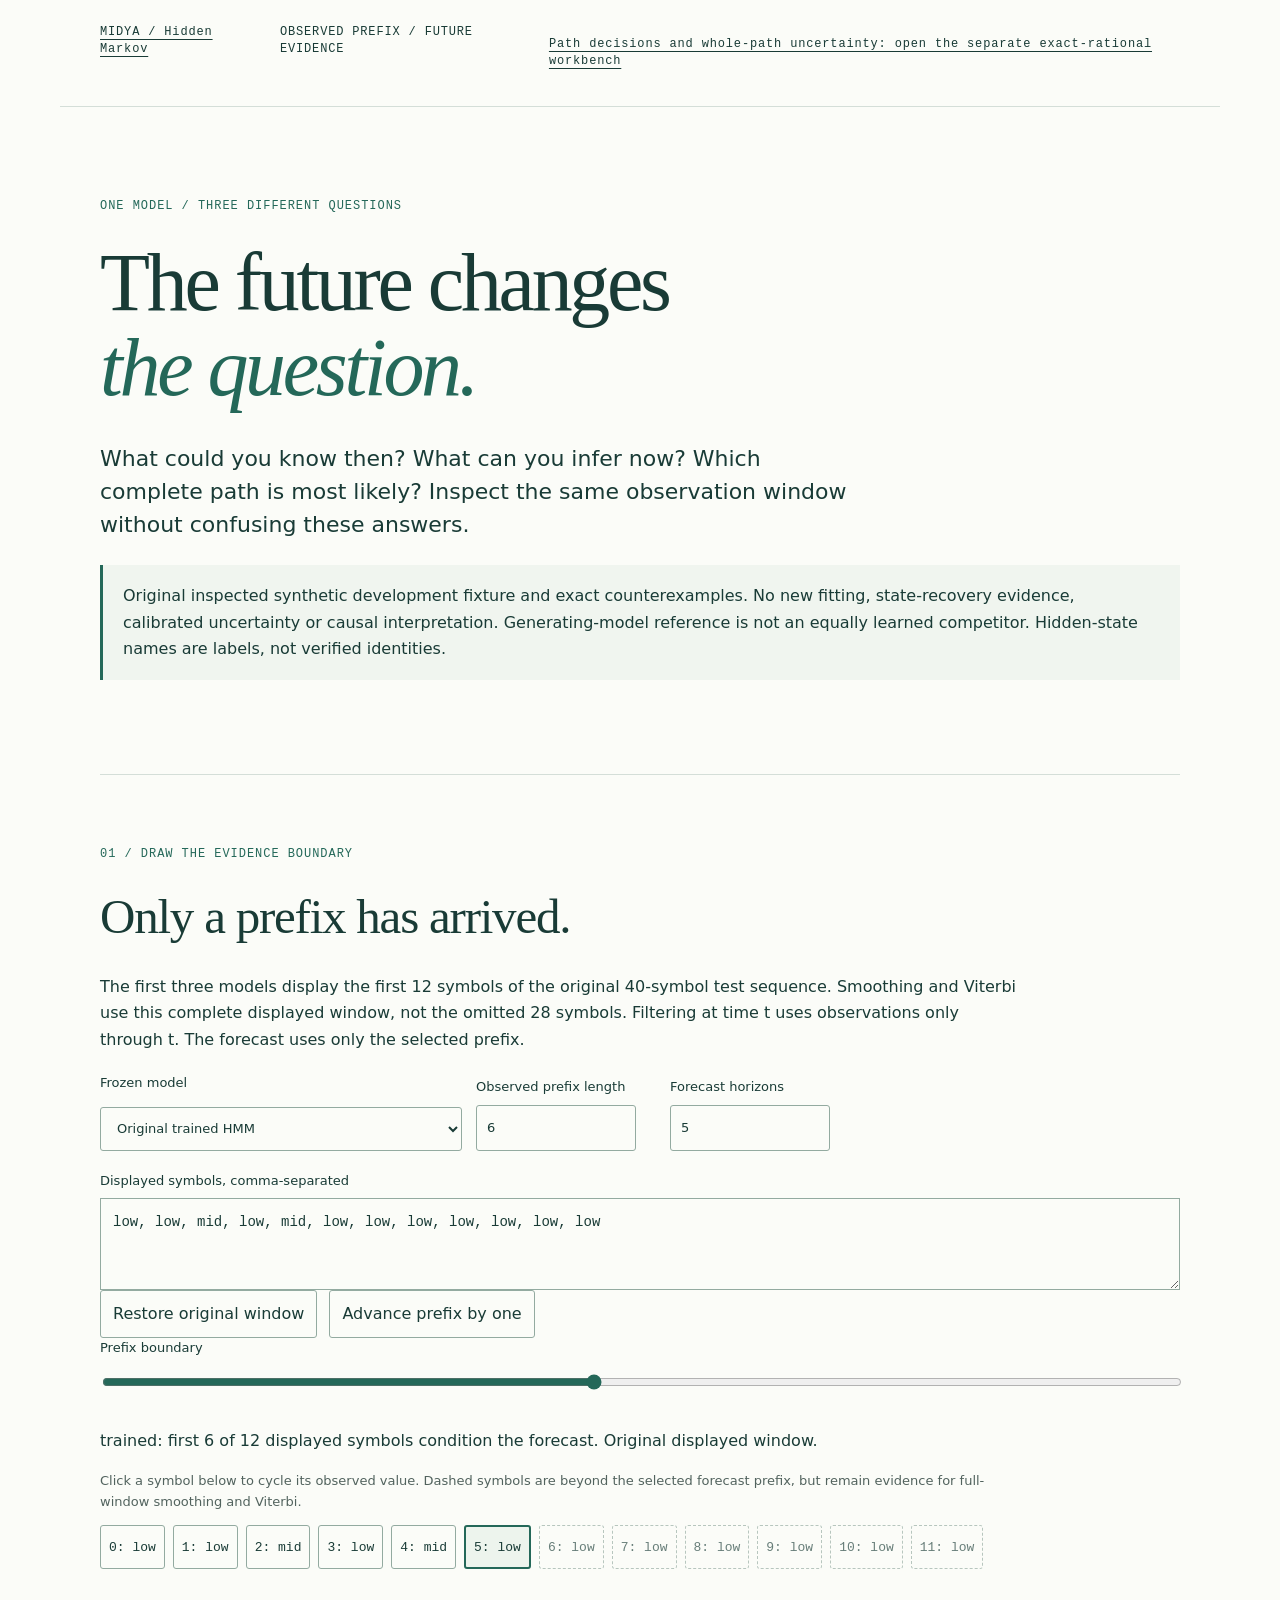
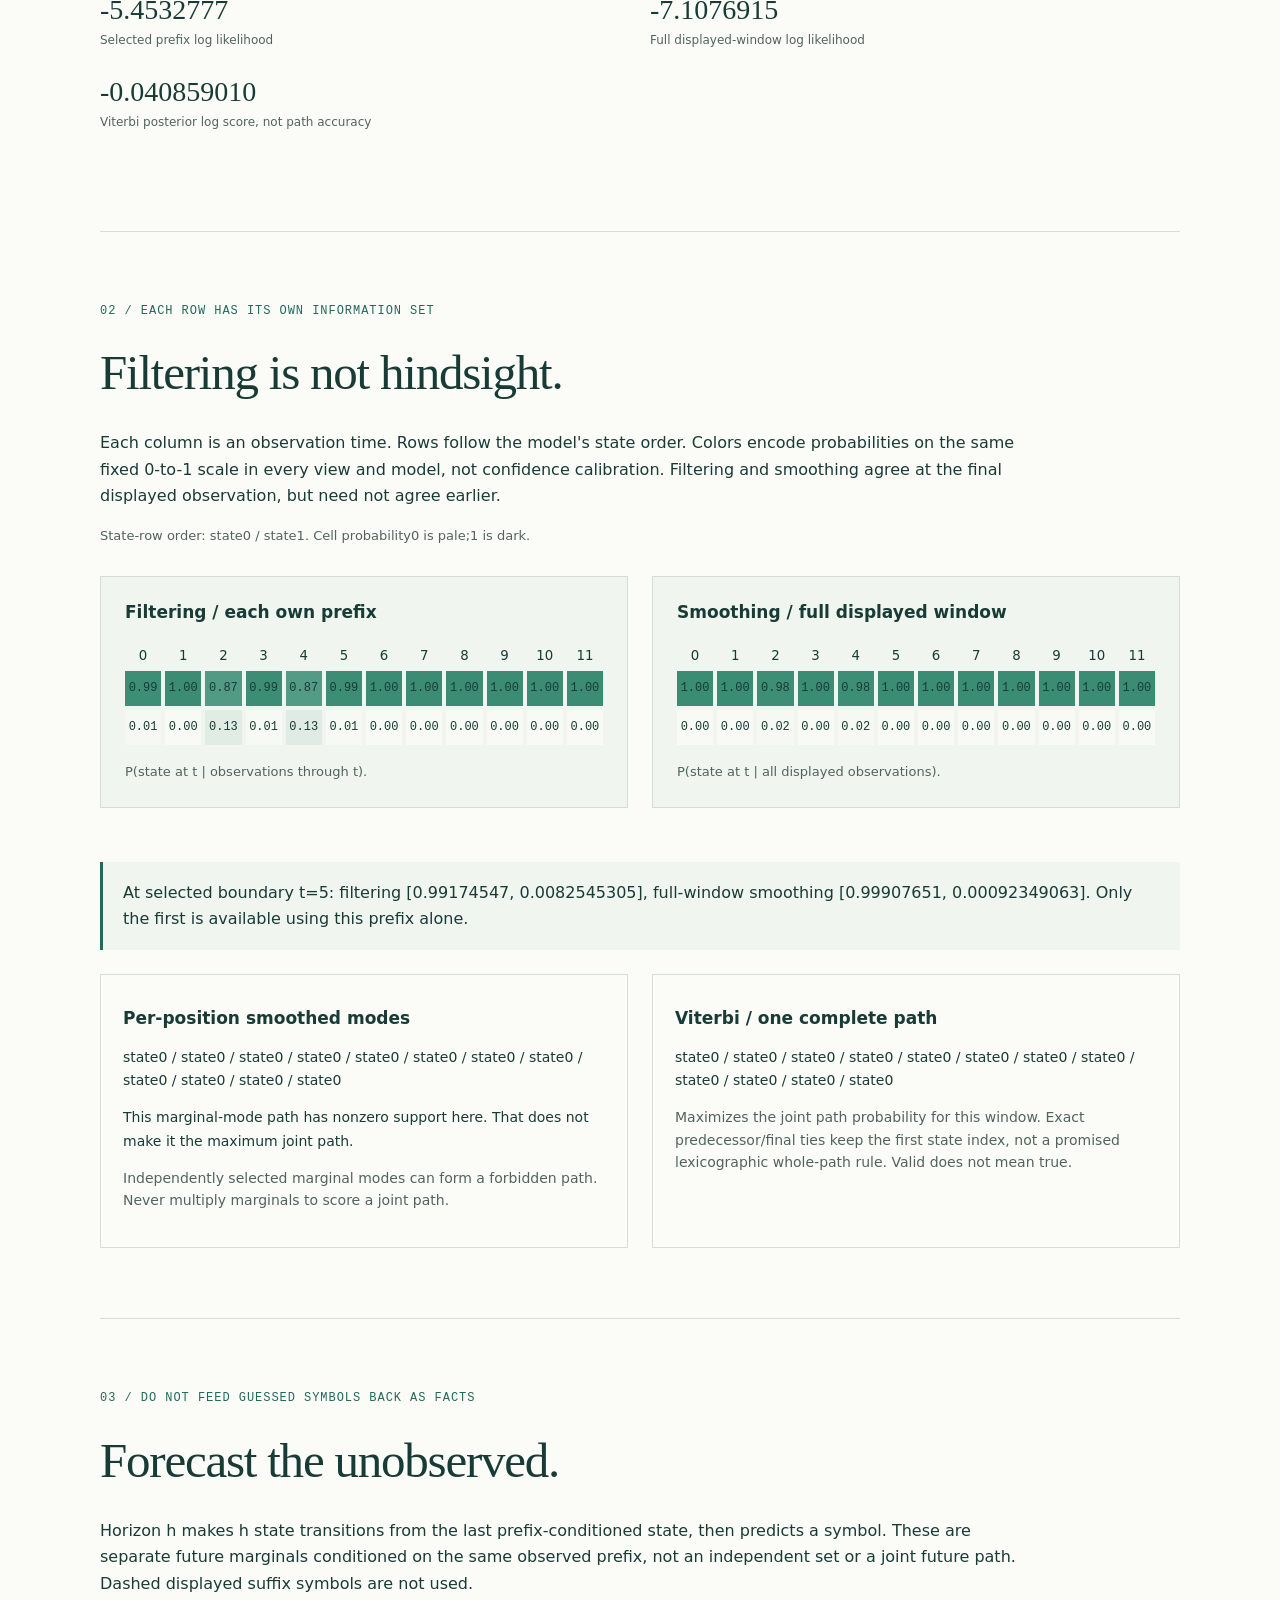
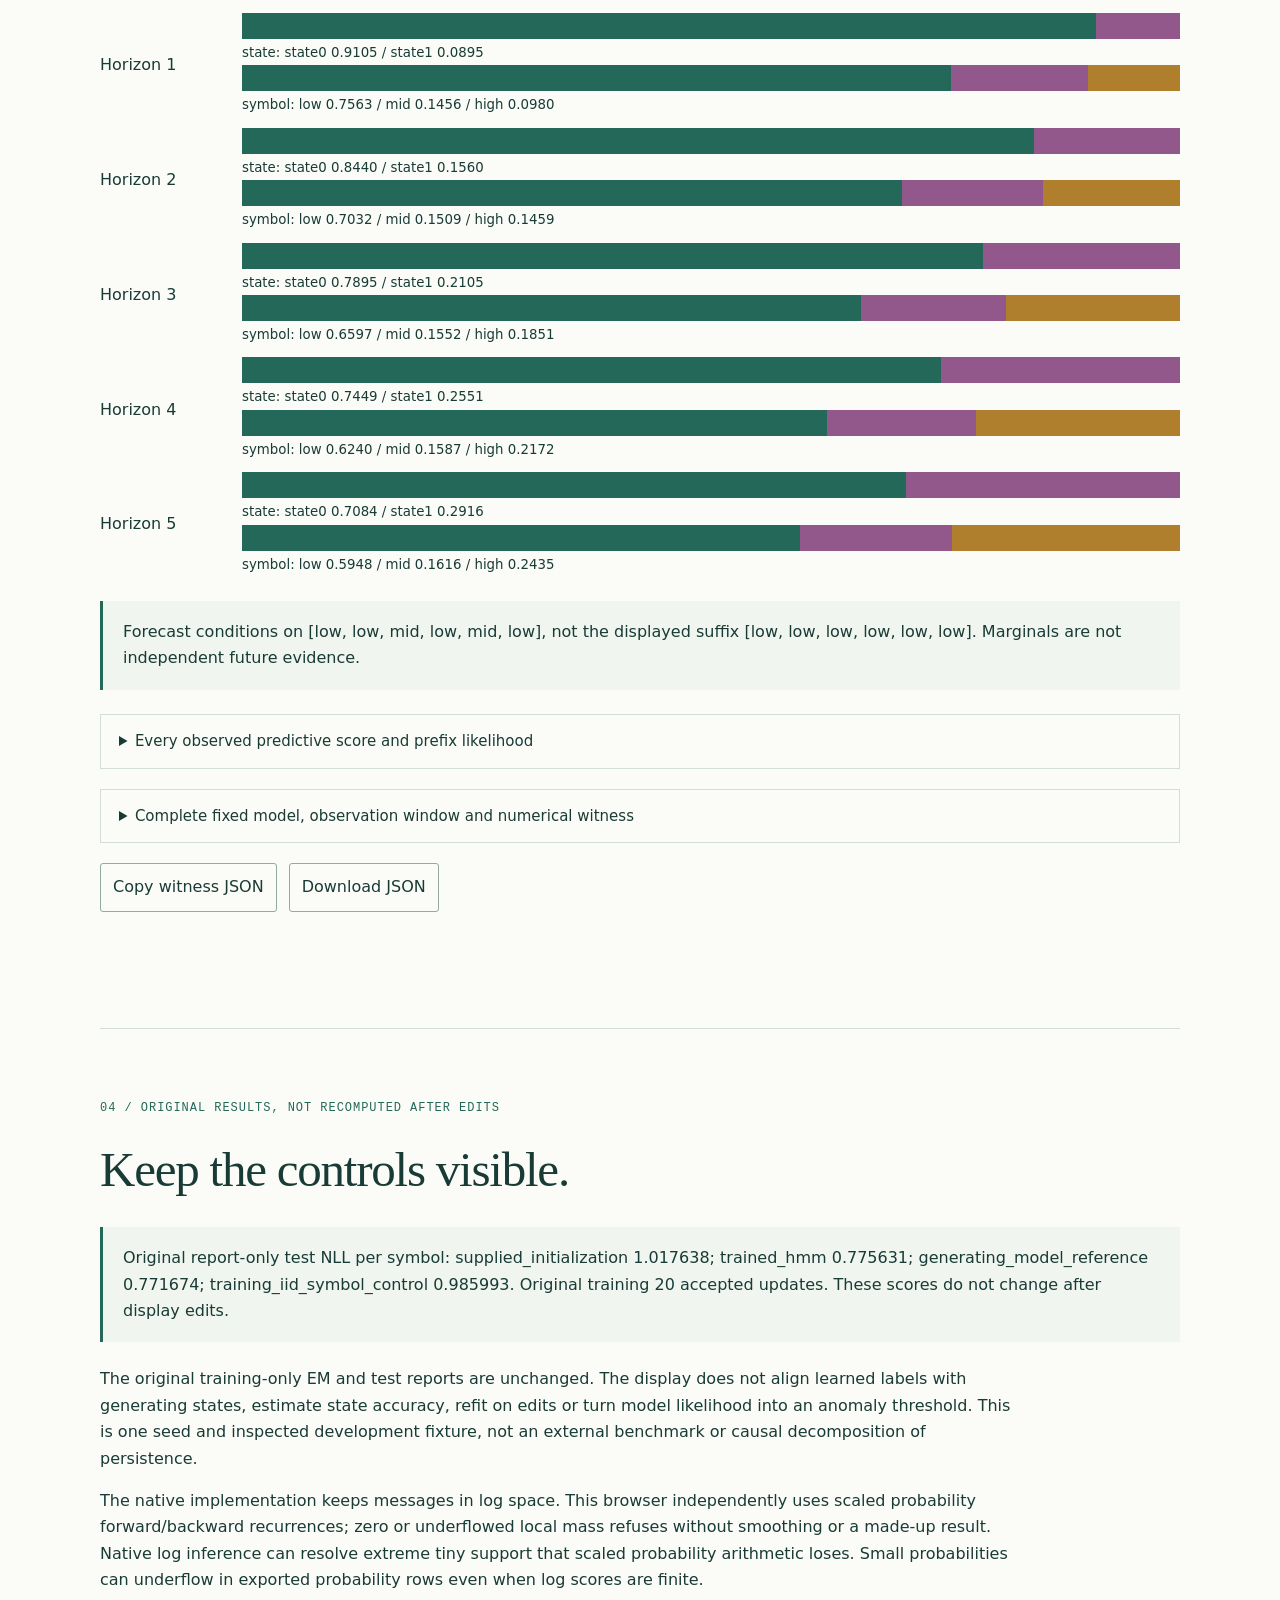
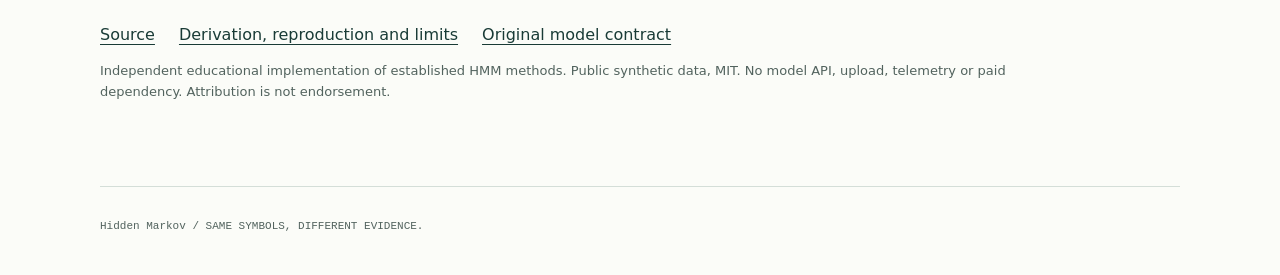
<file: docs/index.html>
<!doctype html><html lang="en"><head><meta charset="utf-8"><meta name="viewport" content="width=device-width,initial-scale=1"><title>Hidden Markov - the future changes the question</title><meta name="description" content="Separate prefix-only HMM filtering, full-window smoothing, Viterbi paths and unobserved-future marginal forecasts."><link rel="stylesheet" href="style.css"></head><body><header><a href="https://github.com/midya8/hidden-markov">MIDYA / Hidden Markov</a><span>OBSERVED PREFIX / FUTURE EVIDENCE</span><p><a href="paths.html">Path decisions and whole-path uncertainty: open the separate exact-rational workbench</a></p></header><main><section class="hero"><p class="eyebrow">ONE MODEL / THREE DIFFERENT QUESTIONS</p><h1>The future changes<br><em>the question.</em></h1><p class="lede">What could you know then? What can you infer now? Which complete path is most likely? Inspect the same observation window without confusing these answers.</p><aside>Original inspected synthetic development fixture and exact counterexamples. No new fitting, state-recovery evidence, calibrated uncertainty or causal interpretation. Generating-model reference is not an equally learned competitor. Hidden-state names are labels, not verified identities.</aside></section><section><p class="eyebrow">01 / DRAW THE EVIDENCE BOUNDARY</p><h2>Only a prefix has arrived.</h2><p>The first three models display the first 12 symbols of the original 40-symbol test sequence. Smoothing and Viterbi use this complete displayed window, not the omitted 28 symbols. Filtering at time t uses observations only through t. The forecast uses only the selected prefix.</p><div class="controls"><label>Frozen model<select id="arm"><option value="trained">Original trained HMM</option><option value="initial">Original supplied initialization</option><option value="reference">Original generating-model reference</option><option value="future">Exact future-evidence counterexample</option><option value="path">Exact impossible-marginal-path counterexample</option></select></label><label>Observed prefix length<input id="cut" type="number" value="6" step="1"></label><label>Forecast horizons<input id="horizon" type="number" value="5" step="1"></label></div><label>Displayed symbols, comma-separated<textarea id="sequence" spellcheck="false"></textarea></label><div class="button-row"><button id="reset">Restore original window</button><button id="advance">Advance prefix by one</button></div><label for="cut-slider">Prefix boundary</label><input id="cut-slider" type="range" min="1" max="12" step="1" value="6"><p id="state" role="status" aria-live="polite"></p><p id="error" role="alert"></p><p class="caption">Click a symbol below to cycle its observed value. Dashed symbols are beyond the selected forecast prefix, but remain evidence for full-window smoothing and Viterbi.</p><div id="tokens" class="sequence"></div><div class="metrics"><div><strong id="prefix-ll">-</strong><span>Selected prefix log likelihood</span></div><div><strong id="window-ll">-</strong><span>Full displayed-window log likelihood</span></div><div><strong id="path-score">-</strong><span>Viterbi posterior log score, not path accuracy</span></div></div></section><section><p class="eyebrow">02 / EACH ROW HAS ITS OWN INFORMATION SET</p><h2>Filtering is not hindsight.</h2><p>Each column is an observation time. Rows follow the model's state order. Colors encode probabilities on the same fixed 0-to-1 scale in every view and model, not confidence calibration. Filtering and smoothing agree at the final displayed observation, but need not agree earlier.</p><div id="color-key" class="caption"></div><div class="panels"><figure><h3>Filtering / each own prefix</h3><div id="filter-heat" class="heat"></div><figcaption>P(state at t | observations through t).</figcaption></figure><figure><h3>Smoothing / full displayed window</h3><div id="smooth-heat" class="heat"></div><figcaption>P(state at t | all displayed observations).</figcaption></figure></div><aside id="contrast"></aside><div class="panels"><div class="card"><h3>Per-position smoothed modes</h3><p id="modes" class="path-note"></p><p id="modes-valid"></p><p class="caption">Independently selected marginal modes can form a forbidden path. Never multiply marginals to score a joint path.</p></div><div class="card"><h3>Viterbi / one complete path</h3><p id="path" class="path-note"></p><p class="caption">Maximizes the joint path probability for this window. Exact predecessor/final ties keep the first state index, not a promised lexicographic whole-path rule. Valid does not mean true.</p></div></div></section><section><p class="eyebrow">03 / DO NOT FEED GUESSED SYMBOLS BACK AS FACTS</p><h2>Forecast the unobserved.</h2><p>Horizon h makes h state transitions from the last prefix-conditioned state, then predicts a symbol. These are separate future marginals conditioned on the same observed prefix, not an independent set or a joint future path. Dashed displayed suffix symbols are not used.</p><div id="forecast"></div><aside id="forecast-note"></aside><details><summary>Every observed predictive score and prefix likelihood</summary><p class="caption">Scroll horizontally on narrow screens. The predictive distribution at time t uses the preceding prefix, before observing symbol t.</p><div class="score-table" role="region" tabindex="0" aria-label="Predictive score table"><table><thead><tr><th>Time</th><th>Observed symbol</th><th>Prior predictive probabilities</th><th>Observed log score</th><th>Cumulative log likelihood</th></tr></thead><tbody id="scores"></tbody></table></div></details><details><summary>Complete fixed model, observation window and numerical witness</summary><pre id="witness"></pre></details><div class="button-row"><button id="copy">Copy witness JSON</button><button id="download">Download JSON</button></div><p id="copy-status" role="status" aria-live="polite"></p></section><section><p class="eyebrow">04 / ORIGINAL RESULTS, NOT RECOMPUTED AFTER EDITS</p><h2>Keep the controls visible.</h2><aside id="original"></aside><p>The original training-only EM and test reports are unchanged. The display does not align learned labels with generating states, estimate state accuracy, refit on edits or turn model likelihood into an anomaly threshold. This is one seed and inspected development fixture, not an external benchmark or causal decomposition of persistence.</p><p>The native implementation keeps messages in log space. This browser independently uses scaled probability forward/backward recurrences; zero or underflowed local mass refuses without smoothing or a made-up result. Native log inference can resolve extreme tiny support that scaled probability arithmetic loses. Small probabilities can underflow in exported probability rows even when log scores are finite.</p><nav><a href="https://github.com/midya8/hidden-markov">Source</a><a href="https://github.com/midya8/hidden-markov/blob/main/EVIDENCE.md">Derivation, reproduction and limits</a><a href="https://github.com/midya8/hidden-markov/blob/main/DESIGN.md">Original model contract</a></nav><p class="caption">Independent educational implementation of established HMM methods. Public synthetic data, MIT. No model API, upload, telemetry or paid dependency. Attribution is not endorsement.</p></section></main><footer>Hidden Markov / SAME SYMBOLS, DIFFERENT EVIDENCE.</footer><script src="data.js"></script><script src="inference.js"></script><script src="app.js"></script></body></html>
</file>
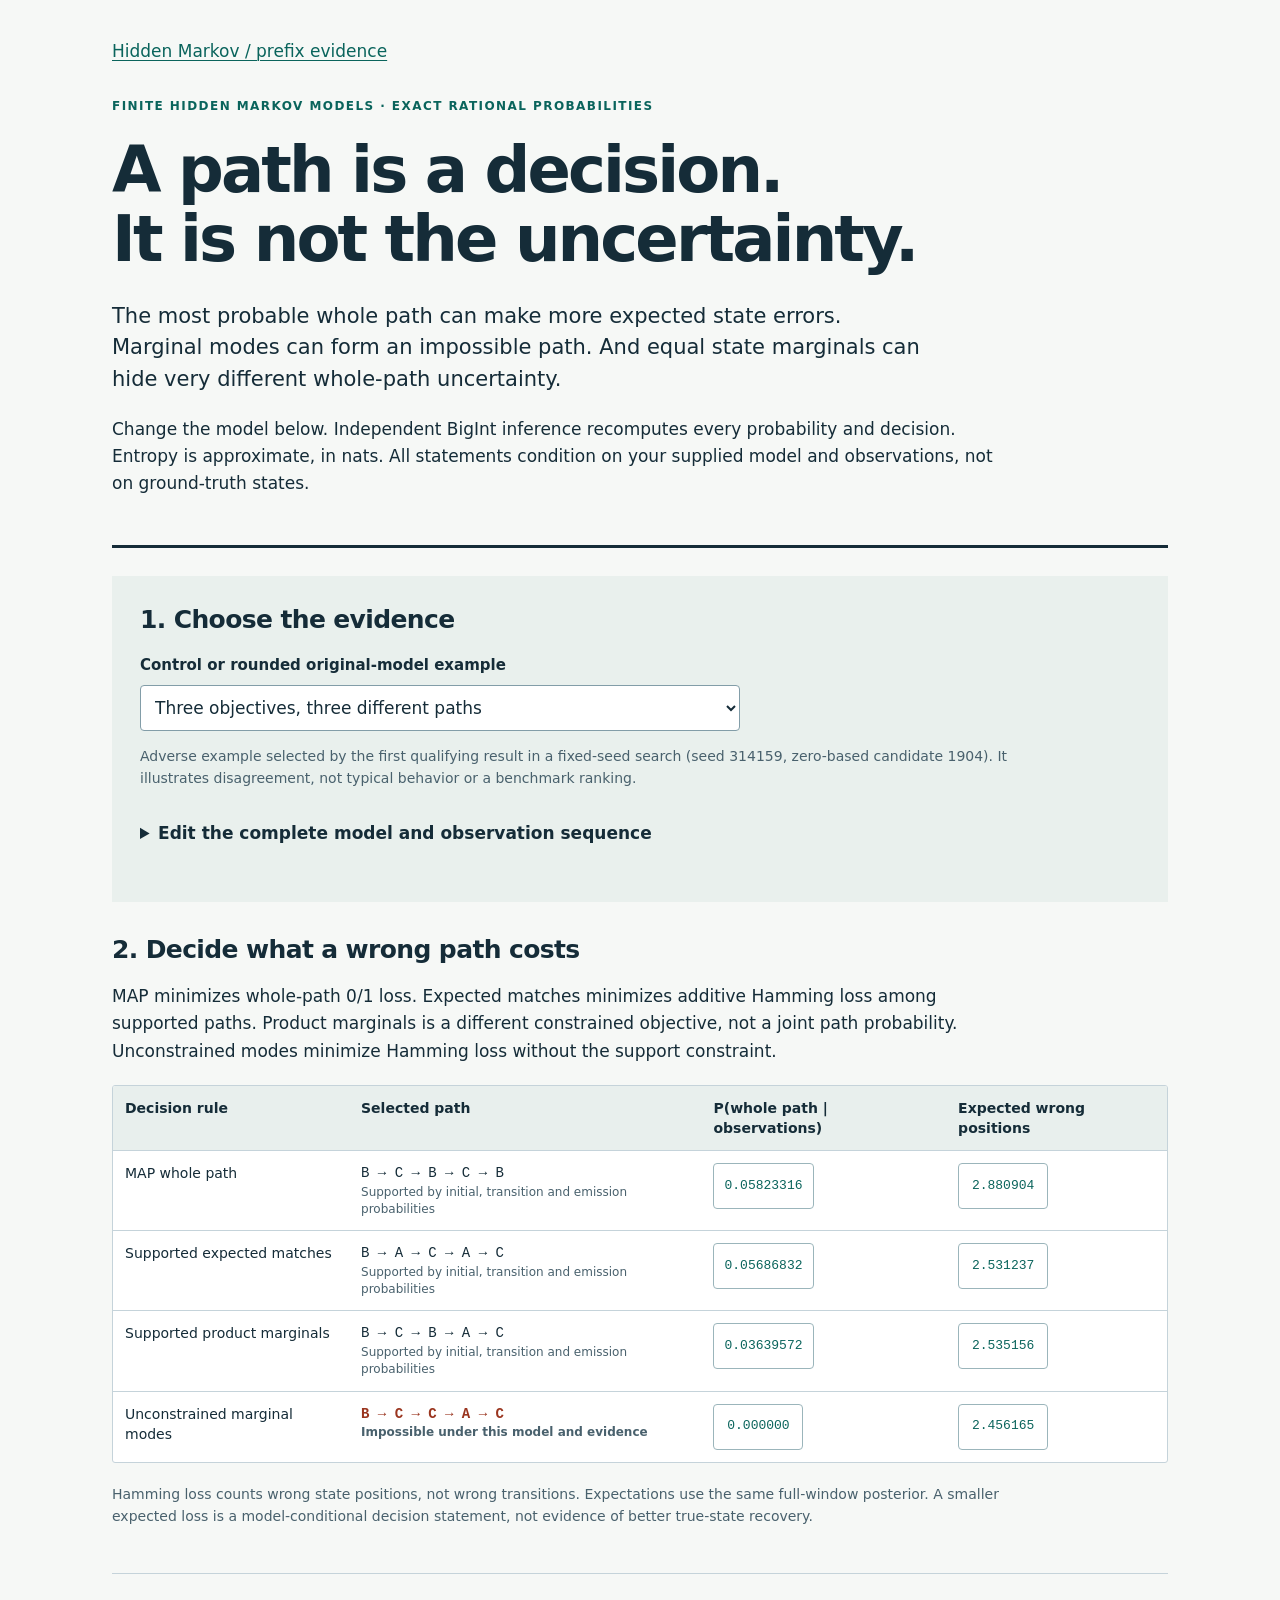
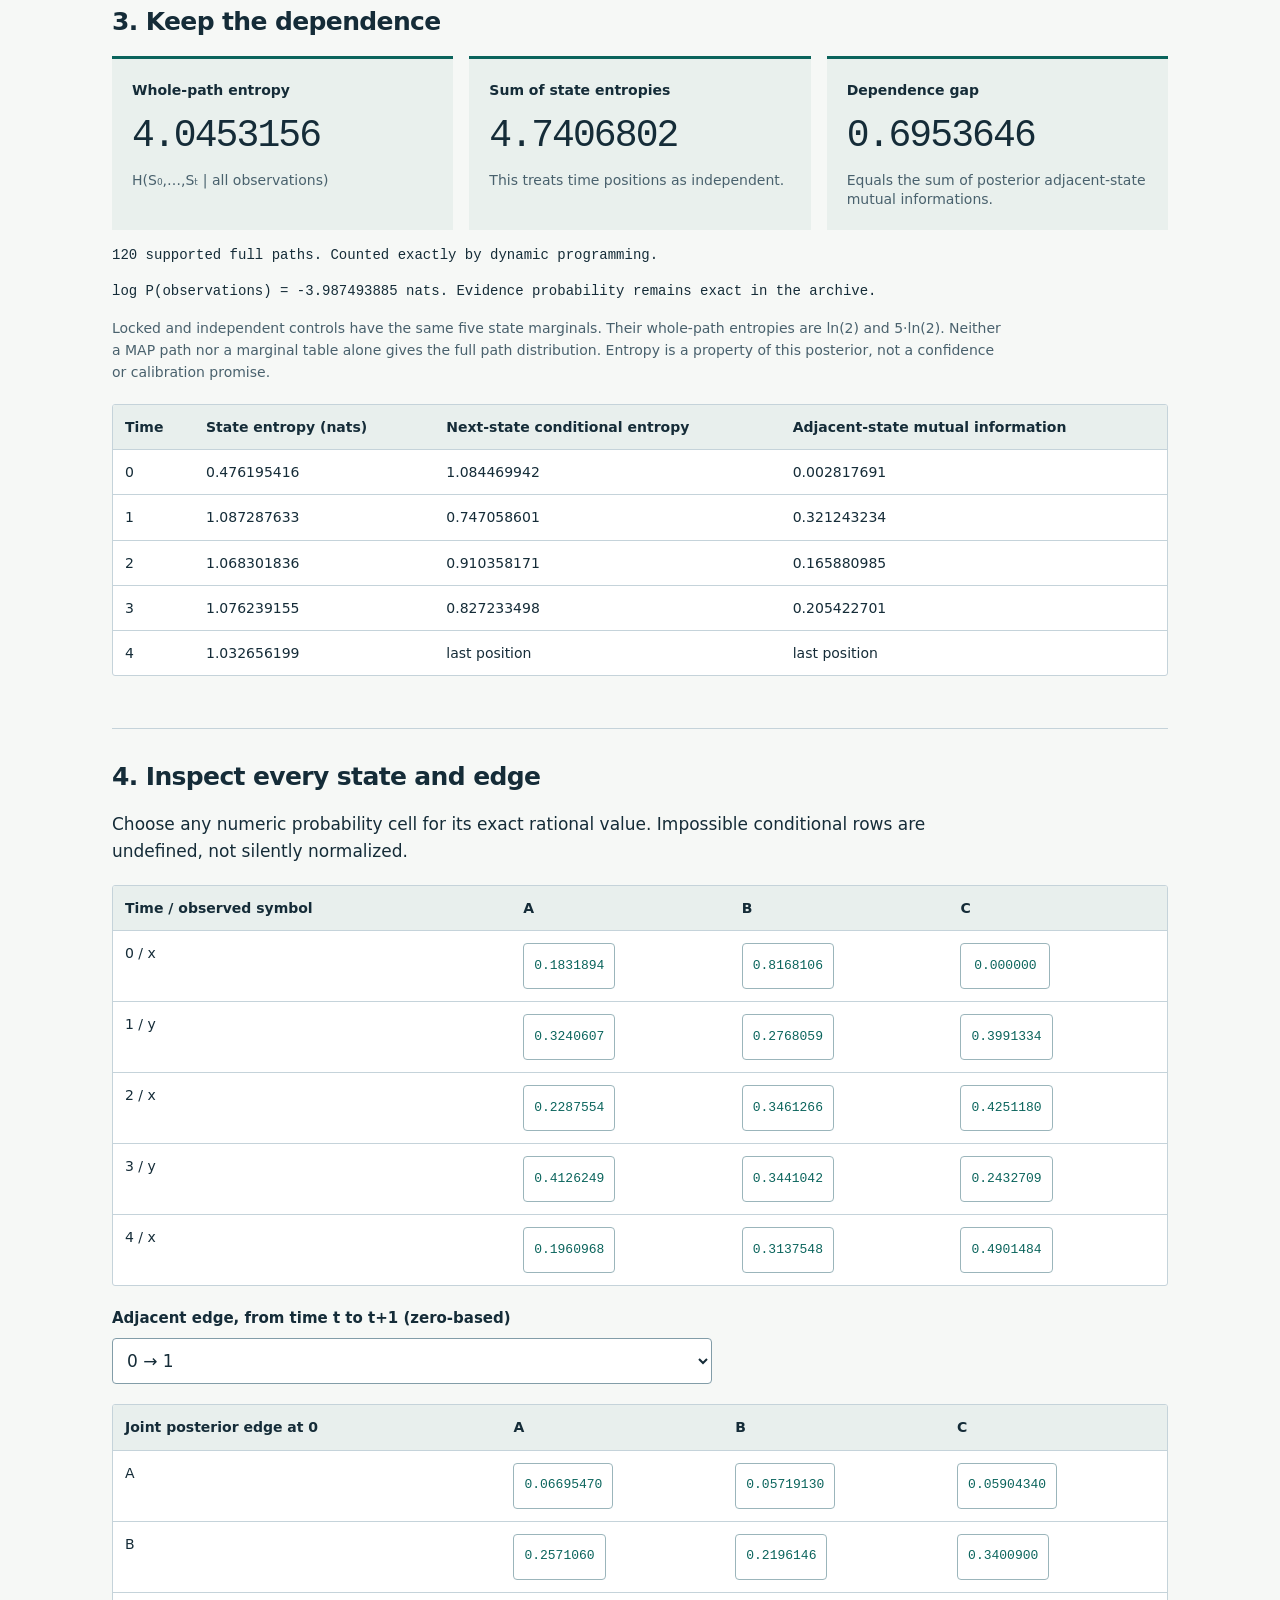
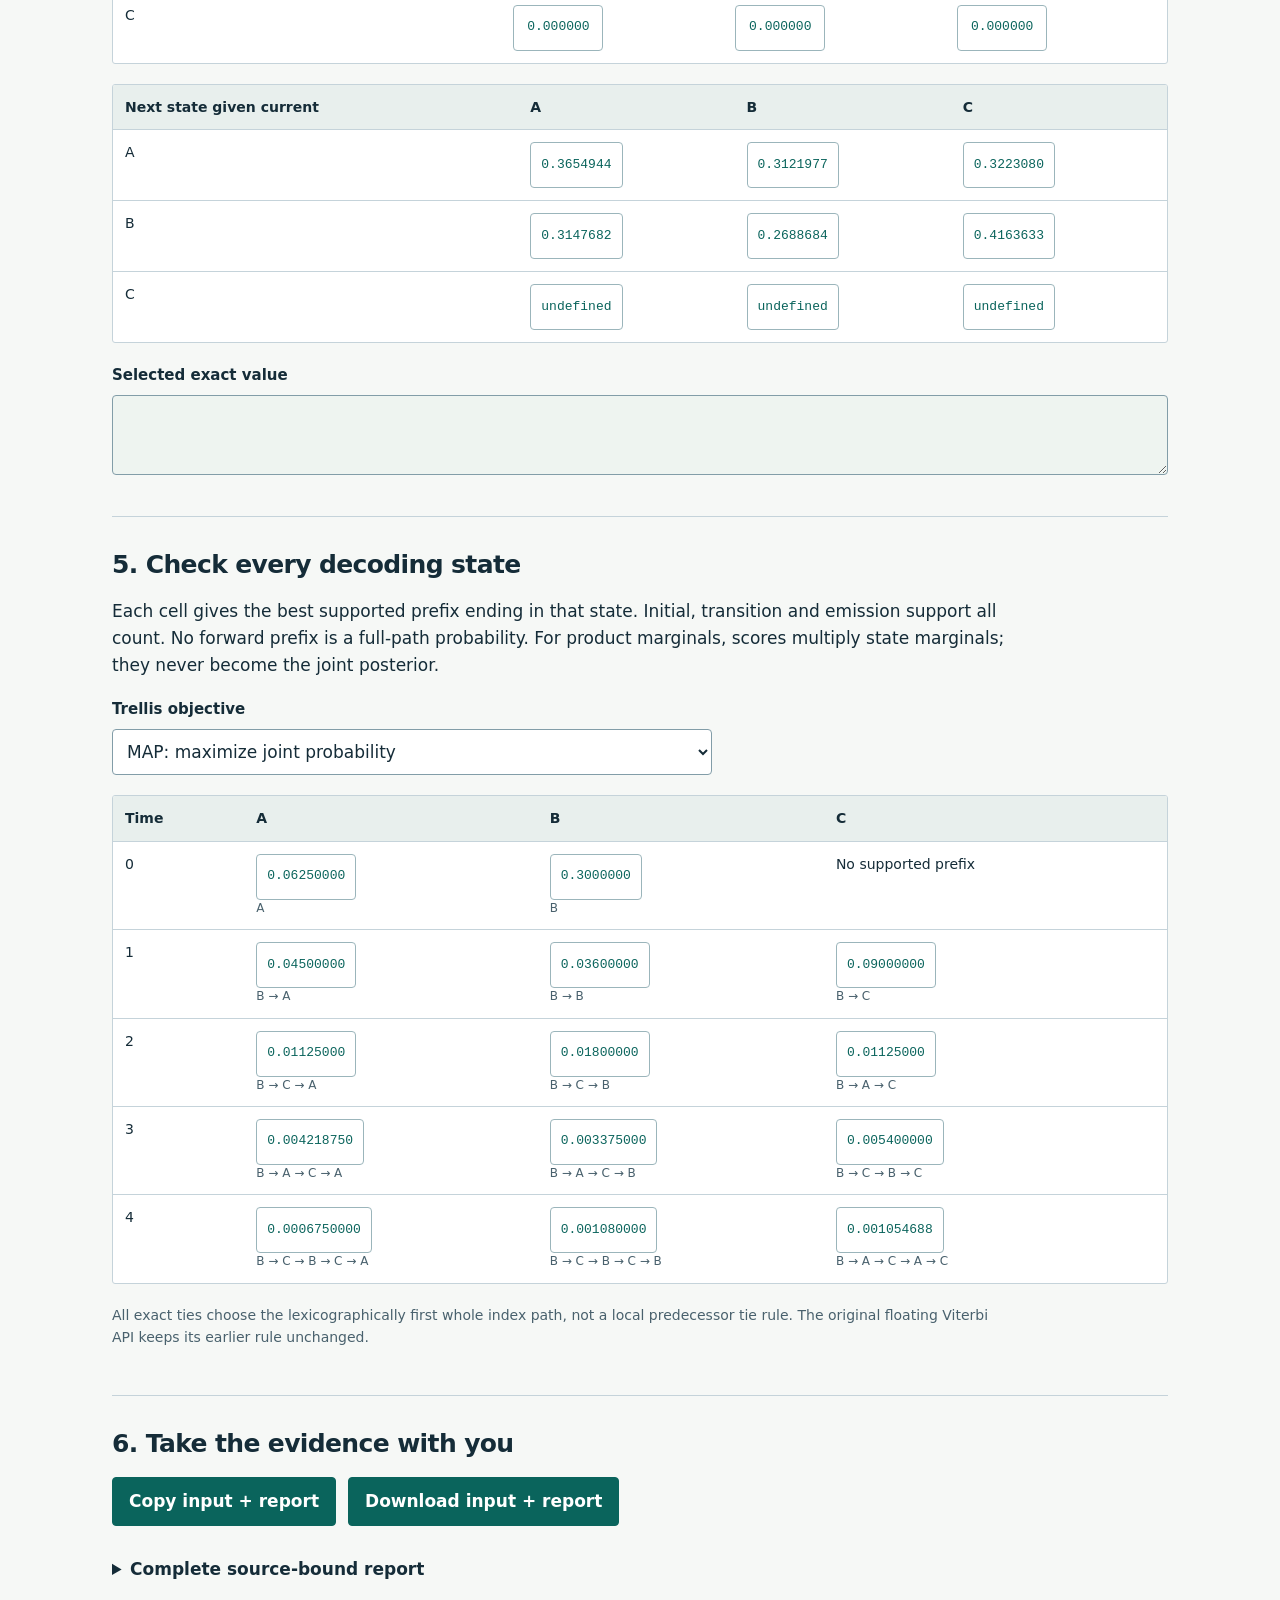
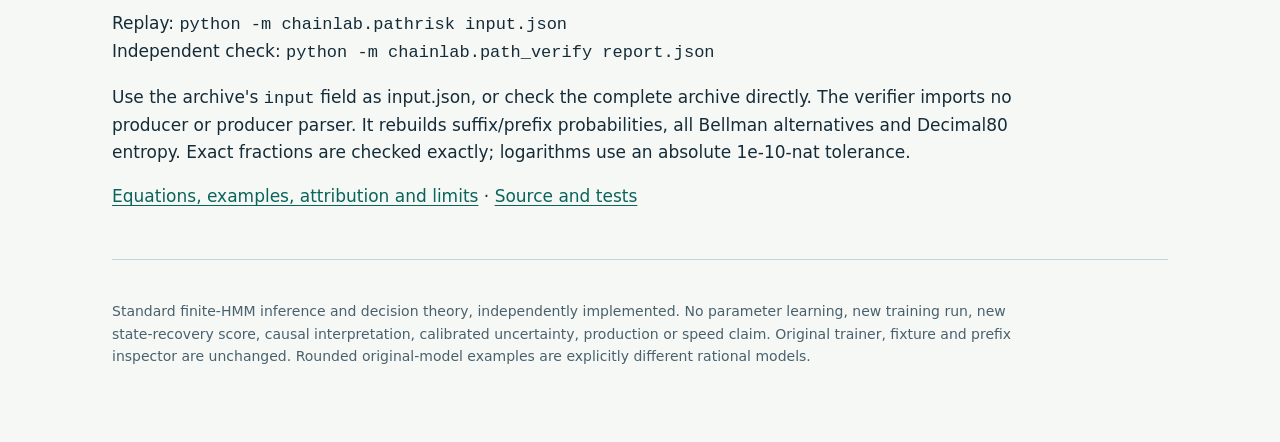
<file: docs/paths.html>
<!doctype html>
<html lang="en">
  <head>
    <meta charset="utf-8" />
    <meta name="viewport" content="width=device-width, initial-scale=1" />
    <title>Hidden Markov · Paths, losses and uncertainty</title>
    <link rel="stylesheet" href="path.css" />
  </head>
  <body>
    <main>
      <header>
        <a href="./">Hidden Markov / prefix evidence</a>
        <p class="eyebrow">
          FINITE HIDDEN MARKOV MODELS · EXACT RATIONAL PROBABILITIES
        </p>
        <h1>A path is a decision.<br />It is not the uncertainty.</h1>
        <p class="intro">
          The most probable whole path can make more expected state errors.
          Marginal modes can form an impossible path. And equal state marginals
          can hide very different whole-path uncertainty.
        </p>
        <p>
          Change the model below. Independent BigInt inference recomputes every
          probability and decision. Entropy is approximate, in nats. All
          statements condition on your supplied model and observations, not on
          ground-truth states.
        </p>
      </header>
      <section class="input-panel" aria-labelledby="input-title">
        <h2 id="input-title">1. Choose the evidence</h2>
        <label for="control">Control or rounded original-model example</label
        ><select id="control"></select>
        <p id="control-note" class="note"></p>
        <details>
          <summary>Edit the complete model and observation sequence</summary>
          <p>
            Unsigned rational strings only, such as "2/3" or "0". Each row must
            sum to exactly one. 1–4 states, 1–8 symbols, 1–32 observations.
            Input fractions: 128 bits. Every reported fraction: at most 8,192
            bits. Complex exact arithmetic may refuse an otherwise valid model;
            simplify denominators or shorten the sequence.
          </p>
          <label for="input">Model and observations, JSON</label
          ><textarea id="input" rows="15" spellcheck="false"></textarea
          ><button id="restore" type="button">Restore selected example</button>
        </details>
        <p id="error" role="alert"></p>
      </section>
      <section aria-labelledby="decisions-title">
        <h2 id="decisions-title">2. Decide what a wrong path costs</h2>
        <p>
          MAP minimizes whole-path 0/1 loss. Expected matches minimizes additive
          Hamming loss among supported paths. Product marginals is a different
          constrained objective, not a joint path probability. Unconstrained
          modes minimize Hamming loss without the support constraint.
        </p>
        <div id="decisions" class="table-wrap"></div>
        <p class="note">
          Hamming loss counts wrong state positions, not wrong transitions.
          Expectations use the same full-window posterior. A smaller expected
          loss is a model-conditional decision statement, not evidence of better
          true-state recovery.
        </p>
      </section>
      <section aria-labelledby="entropy-title">
        <h2 id="entropy-title">3. Keep the dependence</h2>
        <div class="metrics">
          <article>
            <h3>Whole-path entropy</h3>
            <p id="path-entropy">-</p>
            <small>H(S₀,…,Sₜ | all observations)</small>
          </article>
          <article>
            <h3>Sum of state entropies</h3>
            <p id="sum-entropy">-</p>
            <small>This treats time positions as independent.</small>
          </article>
          <article>
            <h3>Dependence gap</h3>
            <p id="gap">-</p>
            <small
              >Equals the sum of posterior adjacent-state mutual
              informations.</small
            >
          </article>
        </div>
        <p id="support"></p>
        <p id="evidence"></p>
        <p class="note">
          Locked and independent controls have the same five state marginals.
          Their whole-path entropies are ln(2) and 5·ln(2). Neither a MAP path
          nor a marginal table alone gives the full path distribution. Entropy
          is a property of this posterior, not a confidence or calibration
          promise.
        </p>
        <div id="entropy-table" class="table-wrap"></div>
      </section>
      <section aria-labelledby="marginal-title">
        <h2 id="marginal-title">4. Inspect every state and edge</h2>
        <p>
          Choose any numeric probability cell for its exact rational value.
          Impossible conditional rows are undefined, not silently normalized.
        </p>
        <div id="states" class="table-wrap"></div>
        <label for="edge-position"
          >Adjacent edge, from time t to t+1 (zero-based)</label
        ><select id="edge-position"></select>
        <div id="edges" class="table-wrap"></div>
        <div id="conditionals" class="table-wrap"></div>
        <label for="exact">Selected exact value</label
        ><textarea id="exact" readonly rows="3" aria-live="polite"></textarea>
      </section>
      <section aria-labelledby="trellis-title">
        <h2 id="trellis-title">5. Check every decoding state</h2>
        <p>
          Each cell gives the best supported prefix ending in that state.
          Initial, transition and emission support all count. No forward prefix
          is a full-path probability. For product marginals, scores multiply
          state marginals; they never become the joint posterior.
        </p>
        <label for="objective">Trellis objective</label
        ><select id="objective">
          <option value="map">MAP: maximize joint probability</option>
          <option value="supported_matches">
            Expected matches: maximize marginal sum
          </option>
          <option value="supported_product">
            Product marginals: maximize marginal product
          </option>
        </select>
        <div id="trellis" class="table-wrap"></div>
        <p class="note">
          All exact ties choose the lexicographically first whole index path,
          not a local predecessor tie rule. The original floating Viterbi API
          keeps its earlier rule unchanged.
        </p>
      </section>
      <section aria-labelledby="replay-title">
        <h2 id="replay-title">6. Take the evidence with you</h2>
        <div class="actions">
          <button id="copy" type="button">Copy input + report</button
          ><button id="download" type="button">Download input + report</button>
        </div>
        <p id="copy-status" role="status"></p>
        <details id="report-details">
          <summary>Complete source-bound report</summary>
          <label for="report"
            >All exact message, marginal and decision cells, plus approximate
            entropy</label
          ><textarea id="report" readonly rows="14"></textarea>
        </details>
        <p>
          Replay: <code>python -m chainlab.pathrisk input.json</code
          ><br />Independent check:
          <code>python -m chainlab.path_verify report.json</code>
        </p>
        <p>
          Use the archive's <code>input</code> field as input.json, or check the
          complete archive directly. The verifier imports no producer or
          producer parser. It rebuilds suffix/prefix probabilities, all Bellman
          alternatives and Decimal80 entropy. Exact fractions are checked
          exactly; logarithms use an absolute 1e-10-nat tolerance.
        </p>
        <p>
          <a href="https://github.com/midya8/hidden-markov/blob/main/PATHS.md"
            >Equations, examples, attribution and limits</a
          >
          · <a href="https://github.com/midya8/hidden-markov">Source and tests</a>
        </p>
      </section>
      <footer>
        <p>
          Standard finite-HMM inference and decision theory, independently
          implemented. No parameter learning, new training run, new
          state-recovery score, causal interpretation, calibrated uncertainty,
          production or speed claim. Original trainer, fixture and prefix
          inspector are unchanged. Rounded original-model examples are
          explicitly different rational models.
        </p>
      </footer>
    </main>
    <script src="path-data.js"></script>
    <script src="path-engine.js"></script>
    <script src="path-app.js"></script>
  </body>
</html>
</file>
<file: docs/style.css>
:root{color-scheme:light;--ink:#193b36;--muted:#52635e;--rule:#d4ded8;--accent:#246859;--paper:#fbfcf8;--panel:#f0f5ef;--error:#a32432}*{box-sizing:border-box}body{margin:0;background:var(--paper);color:var(--ink);font:16px/1.65 system-ui,-apple-system,Segoe UI,sans-serif}header,main,footer{max-width:1160px;margin:auto;padding:0 40px}header{padding-top:24px;padding-bottom:24px;display:flex;justify-content:space-between;gap:24px;border-bottom:1px solid var(--rule);font:12px/1.4 ui-monospace,monospace;letter-spacing:.07em}a{color:inherit;text-underline-offset:4px}a:hover{color:var(--accent)}section{padding:70px 0;border-bottom:1px solid var(--rule)}.hero{padding-top:90px}.eyebrow{font:12px/1.6 ui-monospace,monospace;letter-spacing:.08em;color:var(--accent);margin:0 0 24px}h1{font:clamp(48px,6.4vw,82px)/1.04 Georgia,serif;letter-spacing:-.04em;margin:0 0 32px;max-width:950px}h1 em{font-weight:normal;color:var(--accent)}h2{font:clamp(32px,4vw,49px)/1.13 Georgia,serif;letter-spacing:-.025em;margin:0 0 30px}h3{font-size:17px;line-height:1.4;margin:0 0 20px}.lede{font-size:22px;line-height:1.5;max-width:760px}p{max-width:920px}.muted,.caption{color:var(--muted)}.caption{font-size:13px;line-height:1.6}.facts{display:grid;grid-template-columns:repeat(3,minmax(0,1fr));gap:24px;margin:40px 0}.facts strong{display:block;font:30px/1.25 Georgia,serif;overflow-wrap:anywhere}.facts span{display:block;font-size:13px;color:var(--muted);margin-top:6px}.callout{background:var(--panel);border-left:3px solid var(--accent);padding:15px 18px;max-width:none}.toolbar{display:flex;gap:16px;align-items:end;flex-wrap:wrap;margin:28px 0 12px}label{display:block;font-size:13px;line-height:1.5}input,select,button,summary{font:inherit}input[type=number],select,button{min-height:46px;border:1px solid #93aaa0;border-radius:3px;background:transparent;color:var(--ink);padding:10px 12px;max-width:100%}select{display:block;margin-top:6px;min-width:160px}button{cursor:pointer;font-size:14px}button:hover{background:#e1ece3}button:focus-visible,select:focus-visible,input:focus-visible,summary:focus-visible{outline:3px solid #ae6f9e;outline-offset:3px}.workspace{display:grid;grid-template-columns:1.1fr 1fr;gap:22px;align-items:start;margin:24px 0}.panel{background:var(--panel);padding:24px;min-width:0;border:1px solid var(--rule)}svg{display:block;width:100%;height:auto;overflow:hidden}#scatter{background:#fbfcf8;border:1px solid var(--rule)}.metrics{display:grid;grid-template-columns:1fr 1fr;gap:20px;margin:20px 0 28px}.metrics span{display:block;font-size:12px;color:var(--muted)}.metrics strong{font:28px/1.5 Georgia,serif}.posterior{margin:16px 0}.posterior-head{display:flex;justify-content:space-between;gap:20px}.posterior .bar{height:9px;background:#d7e2d7;margin:6px 0}.posterior .bar span{display:block;height:100%}.posterior p{margin:3px 0}.button-row{display:flex;gap:12px;flex-wrap:wrap}details{border:1px solid var(--rule);margin:20px 0;padding:0 18px}summary{cursor:pointer;min-height:56px;display:list-item;align-content:center;font-size:15px;padding:14px 0}details[open]{padding-bottom:20px}#features{display:grid;grid-template-columns:repeat(2,minmax(0,1fr));gap:24px}#features .feature{display:grid;grid-template-columns:minmax(0,1fr) 105px;gap:10px;align-items:center}#features label{min-height:40px;align-content:center;font-size:14px}#features input[type=number]{width:100%;font-size:14px}#features input[type=range]{grid-column:1/-1;width:100%;accent-color:var(--accent);min-height:44px;margin:0;cursor:pointer}.cards{display:grid;grid-template-columns:repeat(2,minmax(0,1fr));gap:18px;margin:24px 0}.card{padding:22px;border:1px solid var(--rule);min-width:0}.card.pick{border:2px solid var(--accent)}.card .badge{font:11px/1.5 ui-monospace,monospace;color:var(--accent);letter-spacing:.04em}.card h3{margin:10px 0 15px}.score-row{display:flex;justify-content:space-between;gap:20px;font-size:14px;margin:6px 0}.score-row strong{font-family:ui-monospace,monospace;font-weight:500}.card p{font-size:14px}.table-scroll{overflow-x:auto}.table-scroll:focus{outline:2px solid var(--accent)}table{border-collapse:collapse;width:100%;font:12px/1.6 ui-monospace,monospace;min-width:700px}td,th{text-align:left;padding:11px 12px;border-bottom:1px solid var(--rule)}th{color:var(--accent)}pre{white-space:pre-wrap;word-break:break-all;font:12px/1.6 ui-monospace,monospace;max-height:500px;overflow:auto;padding:15px;background:var(--panel)}#error{color:var(--error);font-weight:600}nav{display:flex;gap:25px;flex-wrap:wrap;margin:28px 0 0}footer{padding-top:30px;padding-bottom:40px;font:11px/1.7 ui-monospace,monospace;color:var(--muted)}#copy-status{font-size:13px;min-height:20px}#controls{grid-template-columns:repeat(3,minmax(0,1fr))}#controls .score-row{font-size:12px}#history{background:#fbfcf8}#history-range{margin:12px 0 0}@media(max-width:760px){header,main,footer{padding-left:22px;padding-right:22px}header span{display:none}section{padding:48px 0}.hero{padding-top:58px}h1{font-size:51px}.lede{font-size:19px}.facts{gap:18px;grid-template-columns:1fr}.facts>div{display:flex;gap:18px;align-items:baseline;flex-wrap:wrap}.facts strong{font-size:27px}.facts span{font-size:13px}.workspace{grid-template-columns:1fr}.panel{padding:18px}.toolbar label{width:100%}select{width:100%;min-width:0}.toolbar button{flex:1}.cards,#controls{grid-template-columns:1fr}#features{grid-template-columns:1fr;gap:22px}.metrics{gap:14px}.metrics strong{font-size:25px}.callout{padding:14px}nav{display:grid;gap:14px}.card{padding:20px}.score-row{gap:15px}body{font-size:15px}.caption{font-size:13px}}
#terms{display:grid;grid-template-columns:repeat(2,minmax(0,1fr));gap:12px}.term{padding:14px;border:1px solid var(--line);overflow-wrap:anywhere}.term b{display:block;margin:8px 0;font-family:monospace}.term .track{height:7px;background:#edf2ed;position:relative}.term .bar{height:7px;position:absolute;background:#286b5b}.term .bar.negative{background:#925593}.term small{display:block}.selected{background:#edf4ed}.table-wrap{overflow-x:auto}#slice{width:100%;height:auto}#error:empty{display:none}#state{overflow-wrap:anywhere}svg text{font-family:system-ui,sans-serif}nav{display:flex;flex-wrap:wrap;gap:24px}@media(max-width:650px){#terms{grid-template-columns:1fr}}
.controls{display:flex;flex-wrap:wrap;gap:14px;align-items:end;margin:20px 0}.controls label{min-width:180px}label{display:flex;flex-direction:column;gap:8px;font-size:13px}aside{background:var(--panel);border-left:3px solid var(--accent);padding:18px 20px;margin:24px 0}.stats{display:grid;grid-template-columns:repeat(3,minmax(0,1fr));gap:24px;margin:34px 0}.stats strong{display:block;font:29px/1.3 Georgia,serif;overflow-wrap:anywhere}.stats span{display:block;font-size:13px;color:var(--muted);margin-top:8px}.feature-grid{display:grid;grid-template-columns:repeat(3,minmax(0,1fr));gap:18px;margin-top:22px}.feature-grid label{min-width:0}.feature-grid input{width:100%;min-width:0}.term{border-color:var(--rule)}#error{color:var(--error)}figure{margin:30px 0;padding:24px;background:var(--panel);border:1px solid var(--rule)}figcaption{font-size:13px;color:var(--muted);margin-top:16px}#history{width:100%;height:auto}td{white-space:normal;overflow-wrap:anywhere}#results tr td:first-child{min-width:110px}#results tr td:last-child{min-width:180px}pre{max-height:520px;overflow:auto}button,select,input,summary{min-height:44px}input[type=range]{padding:0}button,select,input{font:inherit}button{cursor:pointer}select{max-width:100%}@media(max-width:650px){.stats{grid-template-columns:1fr}.feature-grid{grid-template-columns:1fr}figure{padding:12px}.controls label,.controls button{width:100%}header span{display:none}}

.term{border:1px solid var(--rule)}

#query-slider{width:100%;accent-color:var(--accent)}#terms{display:table-row-group}#terms td{white-space:nowrap;overflow-wrap:normal}#terms tr td:first-child{min-width:130px}.route-table table{min-width:850px}
#cut-slider{width:100%;accent-color:var(--accent)}.sequence{display:flex;gap:8px;flex-wrap:wrap}.sequence button{min-width:44px;font:13px ui-monospace,monospace;padding:8px}.sequence .future{opacity:.65;border-style:dashed}.sequence .selected{border:2px solid var(--accent)}.heat{display:grid;gap:4px;margin:16px 0}.heat .cell{height:35px;text-align:center;font:12px/35px ui-monospace,monospace;color:#193b36;min-width:0}.heat-label{font:12px ui-monospace,monospace;margin:12px 0}.rows{display:grid;grid-template-columns:130px 1fr;align-items:center;gap:12px;margin:10px 0}.prob-bars{display:flex;height:26px;min-width:0}.prob-bars span{display:block}.path-note{overflow-wrap:anywhere}textarea{width:100%;min-height:92px;background:transparent;border:1px solid #93aaa0;padding:12px;color:var(--ink);font:14px/1.6 ui-monospace,monospace}.controls input{max-width:160px;padding:10px;border:1px solid #93aaa0;color:var(--ink);background:transparent}.score-table{overflow:auto}.score-table table{min-width:780px}.score-table td{white-space:nowrap;overflow-wrap:normal}.panels{display:grid;grid-template-columns:1fr 1fr;gap:24px}#error:empty{display:none}@media(max-width:650px){.panels{grid-template-columns:1fr}.rows{grid-template-columns:95px 1fr}.controls input{max-width:100%;width:100%}.heat .cell{font-size:10px}.heat{gap:2px}} 

.heat{display:block}.heat-grid{display:grid;gap:4px}.heat-grid>small{text-align:center}.heat-mobile{display:none}@media(max-width:650px){.heat-grid{display:none}.heat-mobile{display:grid;gap:12px}.heat-mobile>div{display:grid;grid-template-columns:40px 1fr;gap:8px;font:13px/1.6 ui-monospace,monospace}.heat-mobile span{display:block;padding-left:8px;margin-bottom:4px}}
</file>
<file: docs/path.css>
:root {
  color-scheme: light;
  --ink: #152c38;
  --muted: #49616d;
  --line: #c5d3da;
  --teal: #0a645c;
  --paper: #f6f8f6;
  --gold: #bd8226;
}
* {
  box-sizing: border-box;
}
body {
  margin: 0;
  background: var(--paper);
  color: var(--ink);
  font:
    17px/1.6 system-ui,
    -apple-system,
    sans-serif;
}
main {
  max-width: 1120px;
  margin: auto;
  padding: 38px 32px;
}
a {
  color: var(--teal);
  text-decoration-thickness: 1px;
  text-underline-offset: 3px;
}
a:hover {
  color: #083e39;
}
header {
  padding: 0 0 30px;
  border-bottom: 3px solid var(--ink);
}
.eyebrow {
  margin-top: 32px;
  font-size: 12px;
  letter-spacing: 0.12em;
  font-weight: 750;
  color: var(--teal);
}
h1 {
  font-size: clamp(34px, 5.5vw, 64px);
  line-height: 1.08;
  letter-spacing: -0.045em;
  font-weight: 760;
  margin: 20px 0 26px;
  max-width: 850px;
}
h2 {
  font-size: 25px;
  line-height: 1.25;
  letter-spacing: -0.025em;
  margin: 0 0 18px;
}
h3 {
  font-size: 14px;
  font-weight: 650;
  margin: 0;
}
.intro {
  font-size: 21px;
  line-height: 1.5;
  max-width: 820px;
}
p {
  max-width: 900px;
}
section {
  padding: 32px 0;
  border-bottom: 1px solid var(--line);
}
.input-panel {
  padding: 28px;
  background: #e9f0ed;
  border-bottom: 0;
  margin: 28px 0 0;
}
.note,
small {
  font-size: 14px;
  color: var(--muted);
}
label {
  display: block;
  font-size: 15px;
  font-weight: 650;
  margin: 18px 0 8px;
}
input,
select,
button,
textarea,
summary {
  font: inherit;
  min-height: 46px;
}
select,
textarea {
  color: var(--ink);
  border: 1px solid #829da8;
  border-radius: 4px;
  background: #fff;
  max-width: 100%;
  width: 100%;
  padding: 10px;
}
select {
  width: min(100%, 600px);
}
textarea {
  font:
    13px/1.5 ui-monospace,
    SFMono-Regular,
    monospace;
  resize: vertical;
  overflow-wrap: anywhere;
  white-space: pre-wrap;
  word-break: break-all;
}
button {
  background: var(--teal);
  color: white;
  border: 1px solid var(--teal);
  border-radius: 4px;
  padding: 10px 16px;
  cursor: pointer;
  font-weight: 600;
}
button:hover {
  background: #084c46;
}
button:disabled {
  opacity: 0.45;
  cursor: not-allowed;
}
button:focus-visible,
summary:focus-visible,
select:focus-visible,
textarea:focus-visible,
a:focus-visible {
  outline: 3px solid var(--gold);
  outline-offset: 3px;
}
details {
  margin: 20px 0 0;
}
summary {
  cursor: pointer;
  padding: 10px 0;
  font-weight: 600;
}
details p {
  font-size: 14px;
}
.metrics {
  display: grid;
  grid-template-columns: repeat(3, 1fr);
  gap: 16px;
}
.metrics article {
  padding: 20px;
  border-top: 3px solid var(--teal);
  background: #e9f0ed;
  min-width: 0;
}
.metrics p {
  font:
    38px/1.2 ui-monospace,
    monospace;
  margin: 12px 0;
  letter-spacing: -0.05em;
}
.metrics small {
  display: block;
  line-height: 1.4;
}
.table-wrap {
  max-width: 100%;
  overflow-x: auto;
  border: 1px solid var(--line);
  border-radius: 3px;
  margin: 20px 0;
  background: #fff;
}
table {
  border-collapse: collapse;
  width: 100%;
  font-size: 14px;
  line-height: 1.45;
}
th {
  text-align: left;
  background: #e8efed;
  font-weight: 650;
}
td,
th {
  padding: 12px;
  vertical-align: top;
  border-bottom: 1px solid var(--line);
}
tr:last-child td {
  border-bottom: 0;
}
td code {
  display: block;
  white-space: normal;
  min-width: 100px;
  max-width: 400px;
  overflow-wrap: anywhere;
}
td small {
  display: block;
  max-width: 360px;
  overflow-wrap: anywhere;
  font-size: 12px;
}
.cell {
  background: transparent;
  border: 1px solid #9bb5bb;
  color: var(--teal);
  font:
    13px/1.3 ui-monospace,
    monospace;
  min-width: 90px;
  max-width: 260px;
  overflow-wrap: anywhere;
  padding: 10px;
}
.cell:hover {
  background: #deeee8;
  color: var(--ink);
}
.actions {
  display: flex;
  gap: 12px;
  flex-wrap: wrap;
}
#error {
  color: #922f22;
  font-weight: 650;
  overflow-wrap: anywhere;
}
#support,
#evidence {
  font-family: ui-monospace, monospace;
  font-size: 14px;
  overflow-wrap: anywhere;
}
#exact {
  background: #eef4f0;
}
.unsupported {
  color: #9a351f;
  font-weight: 600;
}
footer {
  font-size: 14px;
  color: var(--muted);
  padding: 26px 0;
}
code {
  font-family: ui-monospace, monospace;
  overflow-wrap: anywhere;
}
@media (max-width: 700px) {
  main {
    padding: 24px 18px;
  }
  .input-panel {
    padding: 20px 16px;
  }
  .metrics {
    grid-template-columns: 1fr;
  }
  .metrics article {
    padding: 16px;
  }
  .metrics p {
    font-size: 32px;
  }
  .intro {
    font-size: 18px;
  }
  h2 {
    font-size: 22px;
  }
  section {
    padding: 28px 0;
  }
  td,
  th {
    padding: 10px;
  }
  button {
    width: 100%;
  }
  .cell {
    width: auto;
  }
  .actions {
    display: block;
  }
  .actions button {
    margin: 0 0 10px;
  }
}
@media (prefers-reduced-motion: reduce) {
  * {
    scroll-behavior: auto !important;
  }
}

@media (max-width: 700px) {
  #decisions thead {
    display: none;
  }
  #decisions table,
  #decisions tbody,
  #decisions tr {
    display: block;
    width: 100%;
  }
  #decisions tr {
    border-bottom: 2px solid var(--line);
    padding: 10px 0;
  }
  #decisions tr:last-child {
    border: 0;
  }
  #decisions td {
    display: grid;
    grid-template-columns: 110px minmax(0, 1fr);
    gap: 10px;
    border: 0;
  }
  #decisions td::before {
    content: attr(data-label);
    font-weight: 650;
    font-size: 12px;
    line-height: 1.5;
  }
  #decisions td code {
    min-width: 0;
  }
  #decisions .cell {
    max-width: 100%;
    min-width: 0;
    justify-self: start;
  }
}
</file>
